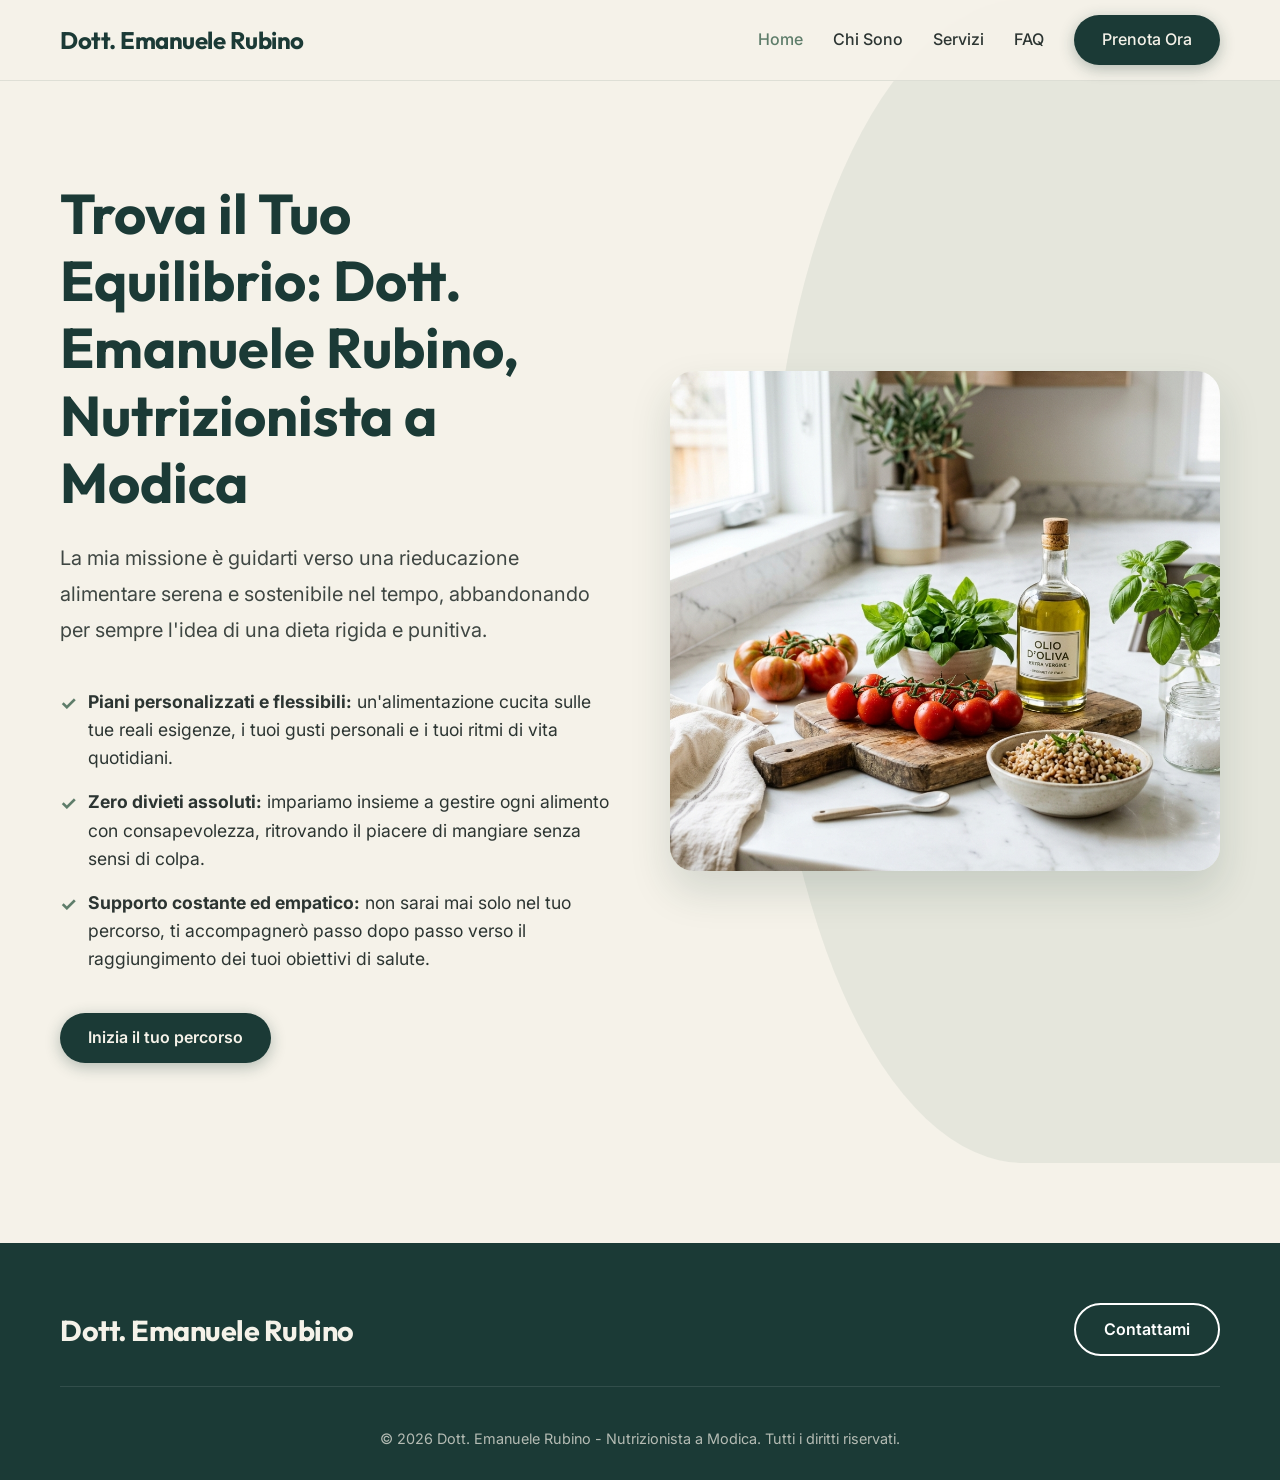
<file: index.html>
<!DOCTYPE html>
<html lang="it">
<head>
    <meta charset="UTF-8">
    <meta name="viewport" content="width=device-width, initial-scale=1.0">
    <title>Dott. Emanuele Rubino | Nutrizionista a Modica</title>
    <meta name="description" content="Dott. Emanuele Rubino, Biologo Nutrizionista a Modica. Rieducazione alimentare sostenibile senza diete rigide o punitive. Prenota la tua visita.">
    <link rel="stylesheet" href="./assets/css/style.css">
</head>
<body>
    <header class="navbar">
        <div class="container nav-container">
            <a href="./index.html" class="logo">Dott. Emanuele Rubino</a>
            <nav class="nav-links">
                <a href="./index.html" style="color: var(--primary-light);">Home</a>
                <a href="./chi-sono.html">Chi Sono</a>
                <a href="./servizi.html">Servizi</a>
                <a href="./faq.html">FAQ</a>
                <a href="./contatti.html" class="btn btn-primary">Prenota Ora</a>
            </nav>
            <button class="mobile-menu-btn" aria-label="Menu">
                <span></span><span></span><span></span>
            </button>
        </div>
    </header>

    <main>
        <section class="hero">
            <div class="container hero-grid">
                <div class="hero-content fade-up">
                    <h1>Trova il Tuo Equilibrio: Dott. Emanuele Rubino, Nutrizionista a Modica</h1>
                    <h2>La mia missione è guidarti verso una rieducazione alimentare serena e sostenibile nel tempo, abbandonando per sempre l'idea di una dieta rigida e punitiva.</h2>
                    
                    <ul class="hero-features">
                        <li><strong>Piani personalizzati e flessibili:</strong> un'alimentazione cucita sulle tue reali esigenze, i tuoi gusti personali e i tuoi ritmi di vita quotidiani.</li>
                        <li><strong>Zero divieti assoluti:</strong> impariamo insieme a gestire ogni alimento con consapevolezza, ritrovando il piacere di mangiare senza sensi di colpa.</li>
                        <li><strong>Supporto costante ed empatico:</strong> non sarai mai solo nel tuo percorso, ti accompagnerò passo dopo passo verso il raggiungimento dei tuoi obiettivi di salute.</li>
                    </ul>
                    
                    <a href="./contatti.html" class="btn btn-primary">Inizia il tuo percorso</a>
                </div>
                <div class="hero-image-container fade-up" style="transition-delay: 0.2s;">
                    <img src="./assets/images/hero_background_1776636094392.png" alt="Ingredienti della Dieta Mediterranea" class="hero-image" id="hero-img">
                </div>
            </div>
        </section>
    </main>

    <footer class="footer">
        <div class="container">
            <div class="footer-content">
                <div class="footer-logo">Dott. Emanuele Rubino</div>
                <div class="footer-links">
                    <a href="./contatti.html" class="btn btn-outline" style="color: white; border-color: white;">Contattami</a>
                </div>
            </div>
            <div class="footer-bottom">
                <p>&copy; 2026 Dott. Emanuele Rubino - Nutrizionista a Modica. Tutti i diritti riservati.</p>
            </div>
        </div>
    </footer>

    <script src="./assets/js/script.js"></script>
</body>
</html>
</file>
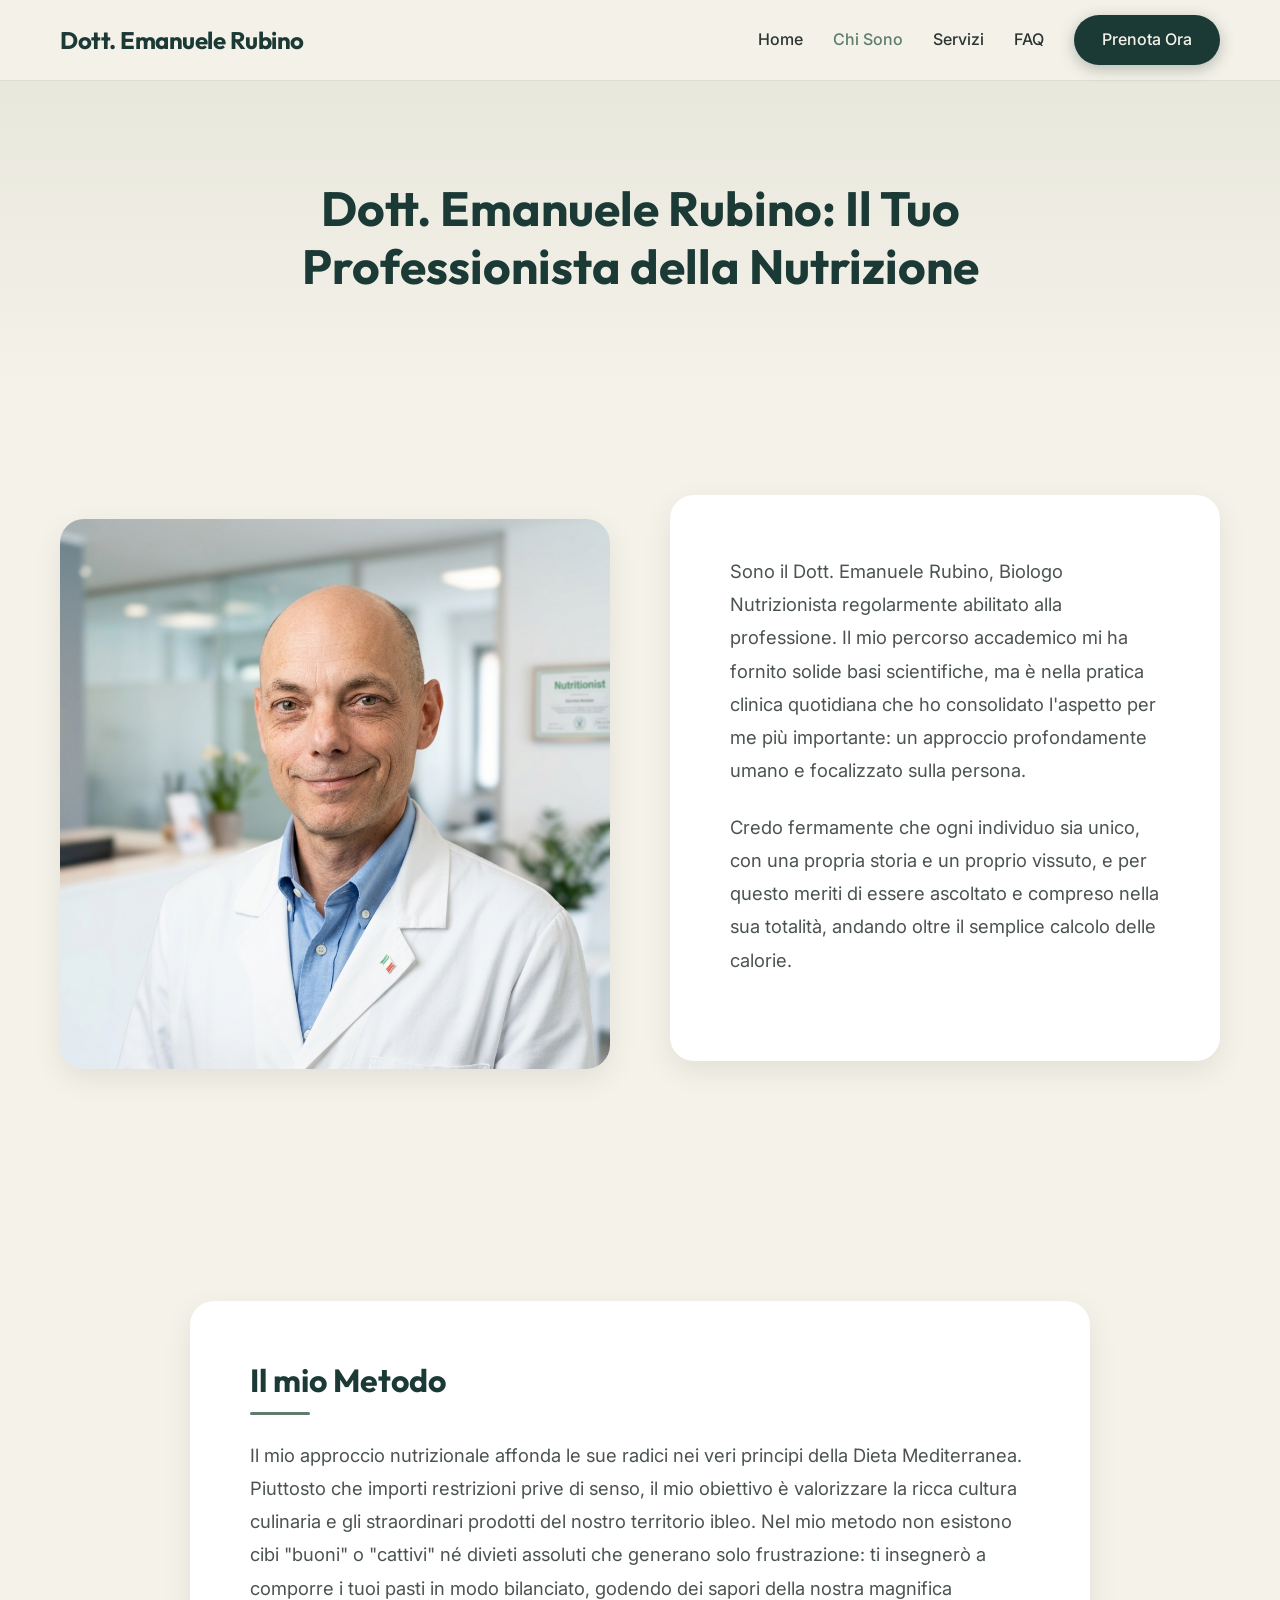
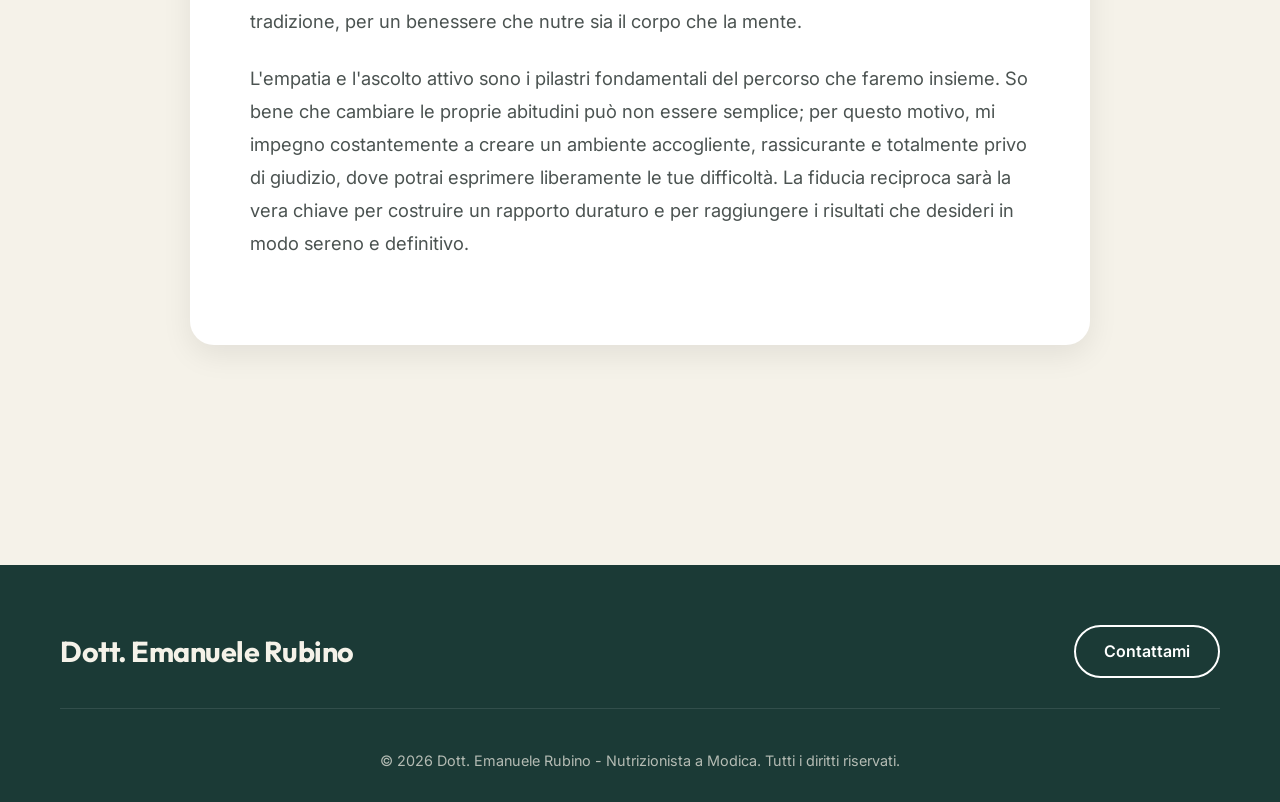
<file: chi-sono.html>
<!DOCTYPE html>
<html lang="it">
<head>
    <meta charset="UTF-8">
    <meta name="viewport" content="width=device-width, initial-scale=1.0">
    <title>Chi Sono | Dott. Emanuele Rubino Nutrizionista</title>
    <meta name="description" content="Scopri il Dott. Emanuele Rubino, Biologo Nutrizionista a Modica, e il suo metodo basato sulla Dieta Mediterranea.">
    <link rel="stylesheet" href="./assets/css/style.css">
</head>
<body>
    <header class="navbar">
        <div class="container nav-container">
            <a href="./index.html" class="logo">Dott. Emanuele Rubino</a>
            <nav class="nav-links">
                <a href="./index.html">Home</a>
                <a href="./chi-sono.html" style="color: var(--primary-light);">Chi Sono</a>
                <a href="./servizi.html">Servizi</a>
                <a href="./faq.html">FAQ</a>
                <a href="./contatti.html" class="btn btn-primary">Prenota Ora</a>
            </nav>
            <button class="mobile-menu-btn" aria-label="Menu">
                <span></span><span></span><span></span>
            </button>
        </div>
    </header>

    <main>
        <section class="page-header">
            <div class="container fade-up">
                <h1>Dott. Emanuele Rubino: Il Tuo Professionista della Nutrizione</h1>
            </div>
        </section>

        <section class="section">
            <div class="container">
                <div class="image-text-grid">
                    <div class="fade-up">
                        <img src="./assets/images/doctor_portrait_real_1776638986289.png" alt="Dott. Emanuele Rubino" class="rounded-image" id="doctor-img">
                    </div>
                    <div class="content-block fade-up" style="transition-delay: 0.2s;">
                        <p>Sono il Dott. Emanuele Rubino, Biologo Nutrizionista regolarmente abilitato alla professione. Il mio percorso accademico mi ha fornito solide basi scientifiche, ma è nella pratica clinica quotidiana che ho consolidato l'aspetto per me più importante: un approccio profondamente umano e focalizzato sulla persona.</p>
                        <p>Credo fermamente che ogni individuo sia unico, con una propria storia e un proprio vissuto, e per questo meriti di essere ascoltato e compreso nella sua totalità, andando oltre il semplice calcolo delle calorie.</p>
                    </div>
                </div>
            </div>
        </section>

        <section class="section bg-light">
            <div class="container">
                <div class="content-block fade-up">
                    <h2>Il mio Metodo</h2>
                    <p>Il mio approccio nutrizionale affonda le sue radici nei veri principi della Dieta Mediterranea. Piuttosto che importi restrizioni prive di senso, il mio obiettivo è valorizzare la ricca cultura culinaria e gli straordinari prodotti del nostro territorio ibleo. Nel mio metodo non esistono cibi "buoni" o "cattivi" né divieti assoluti che generano solo frustrazione: ti insegnerò a comporre i tuoi pasti in modo bilanciato, godendo dei sapori della nostra magnifica tradizione, per un benessere che nutre sia il corpo che la mente.</p>
                    <p>L'empatia e l'ascolto attivo sono i pilastri fondamentali del percorso che faremo insieme. So bene che cambiare le proprie abitudini può non essere semplice; per questo motivo, mi impegno costantemente a creare un ambiente accogliente, rassicurante e totalmente privo di giudizio, dove potrai esprimere liberamente le tue difficoltà. La fiducia reciproca sarà la vera chiave per costruire un rapporto duraturo e per raggiungere i risultati che desideri in modo sereno e definitivo.</p>
                </div>
            </div>
        </section>
    </main>

    <footer class="footer">
        <div class="container">
            <div class="footer-content">
                <div class="footer-logo">Dott. Emanuele Rubino</div>
                <div class="footer-links">
                    <a href="./contatti.html" class="btn btn-outline" style="color: white; border-color: white;">Contattami</a>
                </div>
            </div>
            <div class="footer-bottom">
                <p>&copy; 2026 Dott. Emanuele Rubino - Nutrizionista a Modica. Tutti i diritti riservati.</p>
            </div>
        </div>
    </footer>

    <script src="./assets/js/script.js"></script>
</body>
</html>
</file>
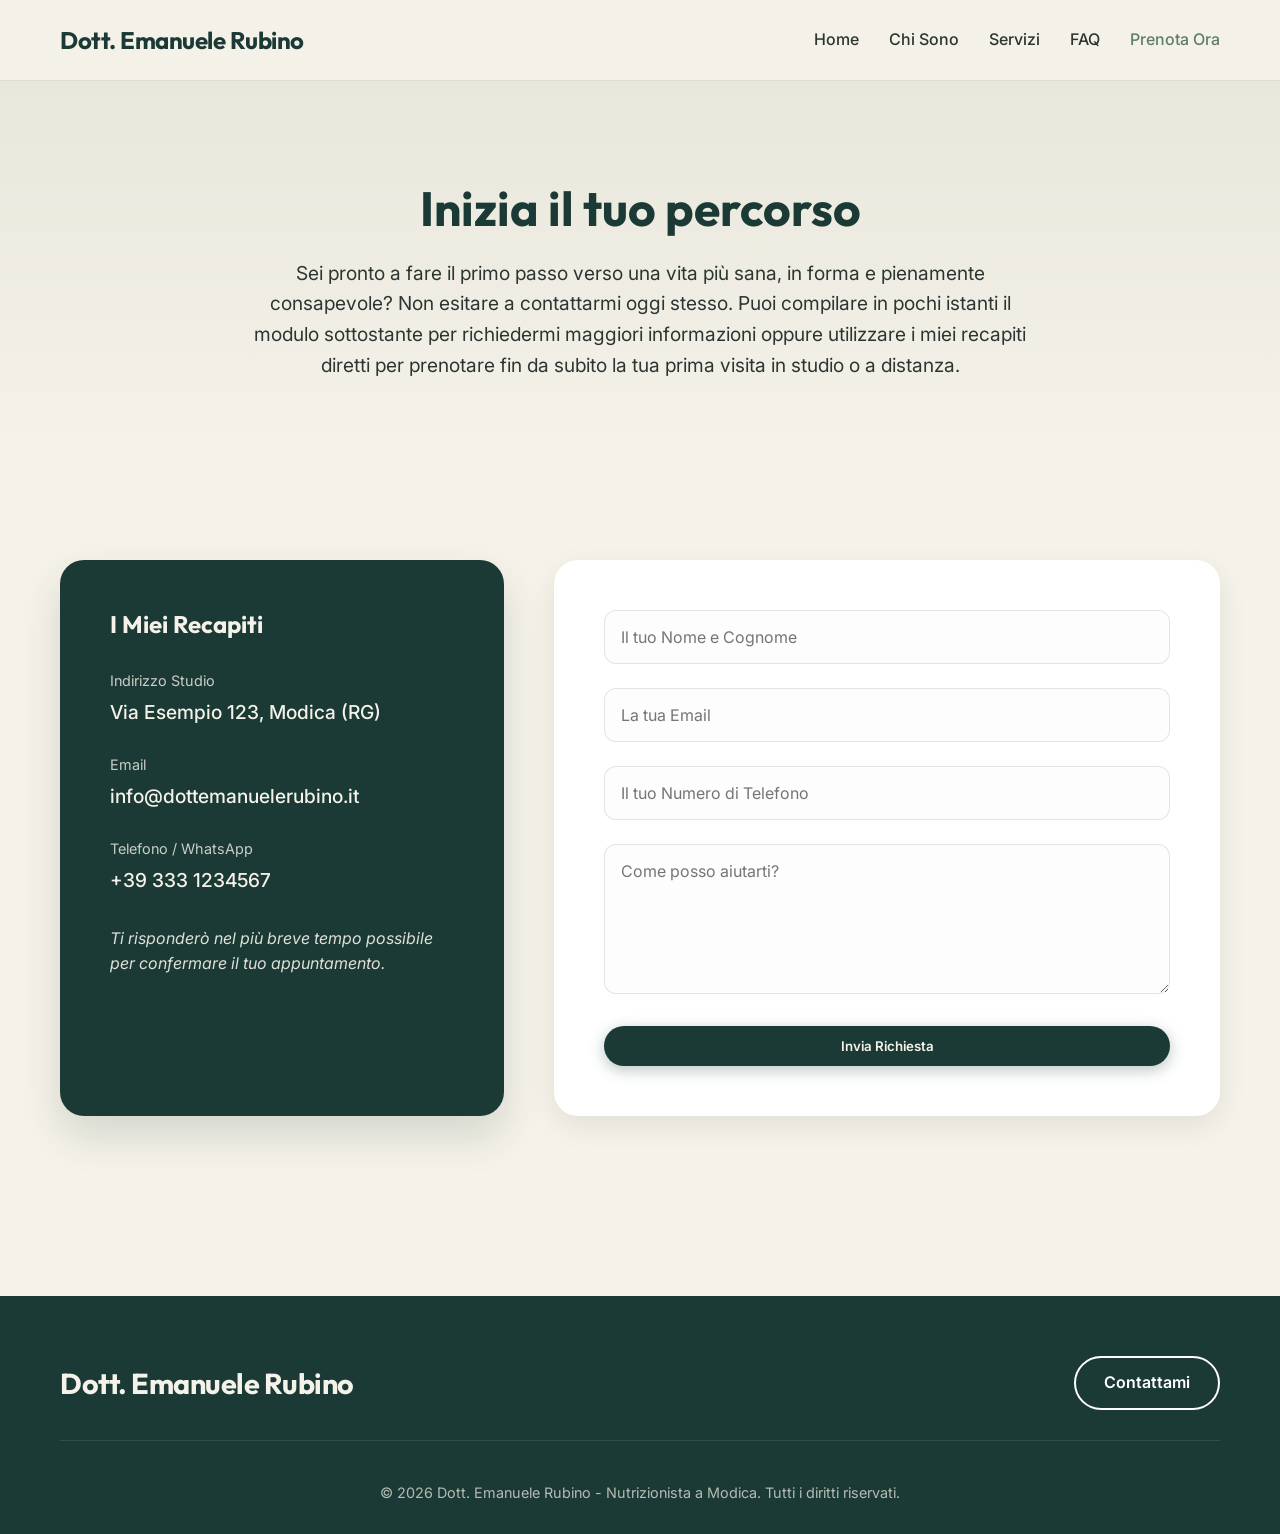
<file: contatti.html>
<!DOCTYPE html>
<html lang="it">
<head>
    <meta charset="UTF-8">
    <meta name="viewport" content="width=device-width, initial-scale=1.0">
    <title>Contatti | Dott. Emanuele Rubino Nutrizionista</title>
    <meta name="description" content="Contatta il Dott. Emanuele Rubino per prenotare una visita nutrizionale a Modica o online.">
    <link rel="stylesheet" href="./assets/css/style.css">
</head>
<body>
    <header class="navbar">
        <div class="container nav-container">
            <a href="./index.html" class="logo">Dott. Emanuele Rubino</a>
            <nav class="nav-links">
                <a href="./index.html">Home</a>
                <a href="./chi-sono.html">Chi Sono</a>
                <a href="./servizi.html">Servizi</a>
                <a href="./faq.html">FAQ</a>
                <a href="./contatti.html" style="color: var(--primary-light);">Prenota Ora</a>
            </nav>
            <button class="mobile-menu-btn" aria-label="Menu">
                <span></span><span></span><span></span>
            </button>
        </div>
    </header>

    <main>
        <section class="page-header">
            <div class="container fade-up">
                <h1>Inizia il tuo percorso</h1>
                <p style="font-size: 1.2rem; max-width: 800px; margin: 0 auto; color: var(--text-dark);">Sei pronto a fare il primo passo verso una vita più sana, in forma e pienamente consapevole? Non esitare a contattarmi oggi stesso. Puoi compilare in pochi istanti il modulo sottostante per richiedermi maggiori informazioni oppure utilizzare i miei recapiti diretti per prenotare fin da subito la tua prima visita in studio o a distanza.</p>
            </div>
        </section>

        <section class="section">
            <div class="container">
                <div class="contact-grid">
                    <div class="contact-info fade-up">
                        <h3>I Miei Recapiti</h3>
                        <div class="info-item">
                            <span>Indirizzo Studio</span>
                            <p>Via Esempio 123, Modica (RG)</p>
                        </div>
                        <div class="info-item">
                            <span>Email</span>
                            <p>info@dottemanuelerubino.it</p>
                        </div>
                        <div class="info-item">
                            <span>Telefono / WhatsApp</span>
                            <p>+39 333 1234567</p>
                        </div>
                        <p style="margin-top: 30px; font-style: italic; opacity: 0.9;">Ti risponderò nel più breve tempo possibile per confermare il tuo appuntamento.</p>
                    </div>

                    <div class="contact-form fade-up" style="transition-delay: 0.2s;">
                        <form action="https://formspree.io/f/INSERISCI_IL_TUO_ID" method="POST">
                            <div class="form-group">
                                <input type="text" name="nome" class="form-control" placeholder="Il tuo Nome e Cognome" required>
                            </div>
                            <div class="form-group">
                                <input type="email" name="email" class="form-control" placeholder="La tua Email" required>
                            </div>
                            <div class="form-group">
                                <input type="tel" name="telefono" class="form-control" placeholder="Il tuo Numero di Telefono">
                            </div>
                            <div class="form-group">
                                <textarea name="messaggio" class="form-control" placeholder="Come posso aiutarti?" required></textarea>
                            </div>
                            <button type="submit" class="btn btn-primary" style="width: 100%;">Invia Richiesta</button>
                        </form>
                    </div>
                </div>
            </div>
        </section>
    </main>

    <footer class="footer">
        <div class="container">
            <div class="footer-content">
                <div class="footer-logo">Dott. Emanuele Rubino</div>
                <div class="footer-links">
                    <a href="./contatti.html" class="btn btn-outline" style="color: white; border-color: white;">Contattami</a>
                </div>
            </div>
            <div class="footer-bottom">
                <p>&copy; 2026 Dott. Emanuele Rubino - Nutrizionista a Modica. Tutti i diritti riservati.</p>
            </div>
        </div>
    </footer>

    <script src="./assets/js/script.js"></script>
</body>
</html>
</file>
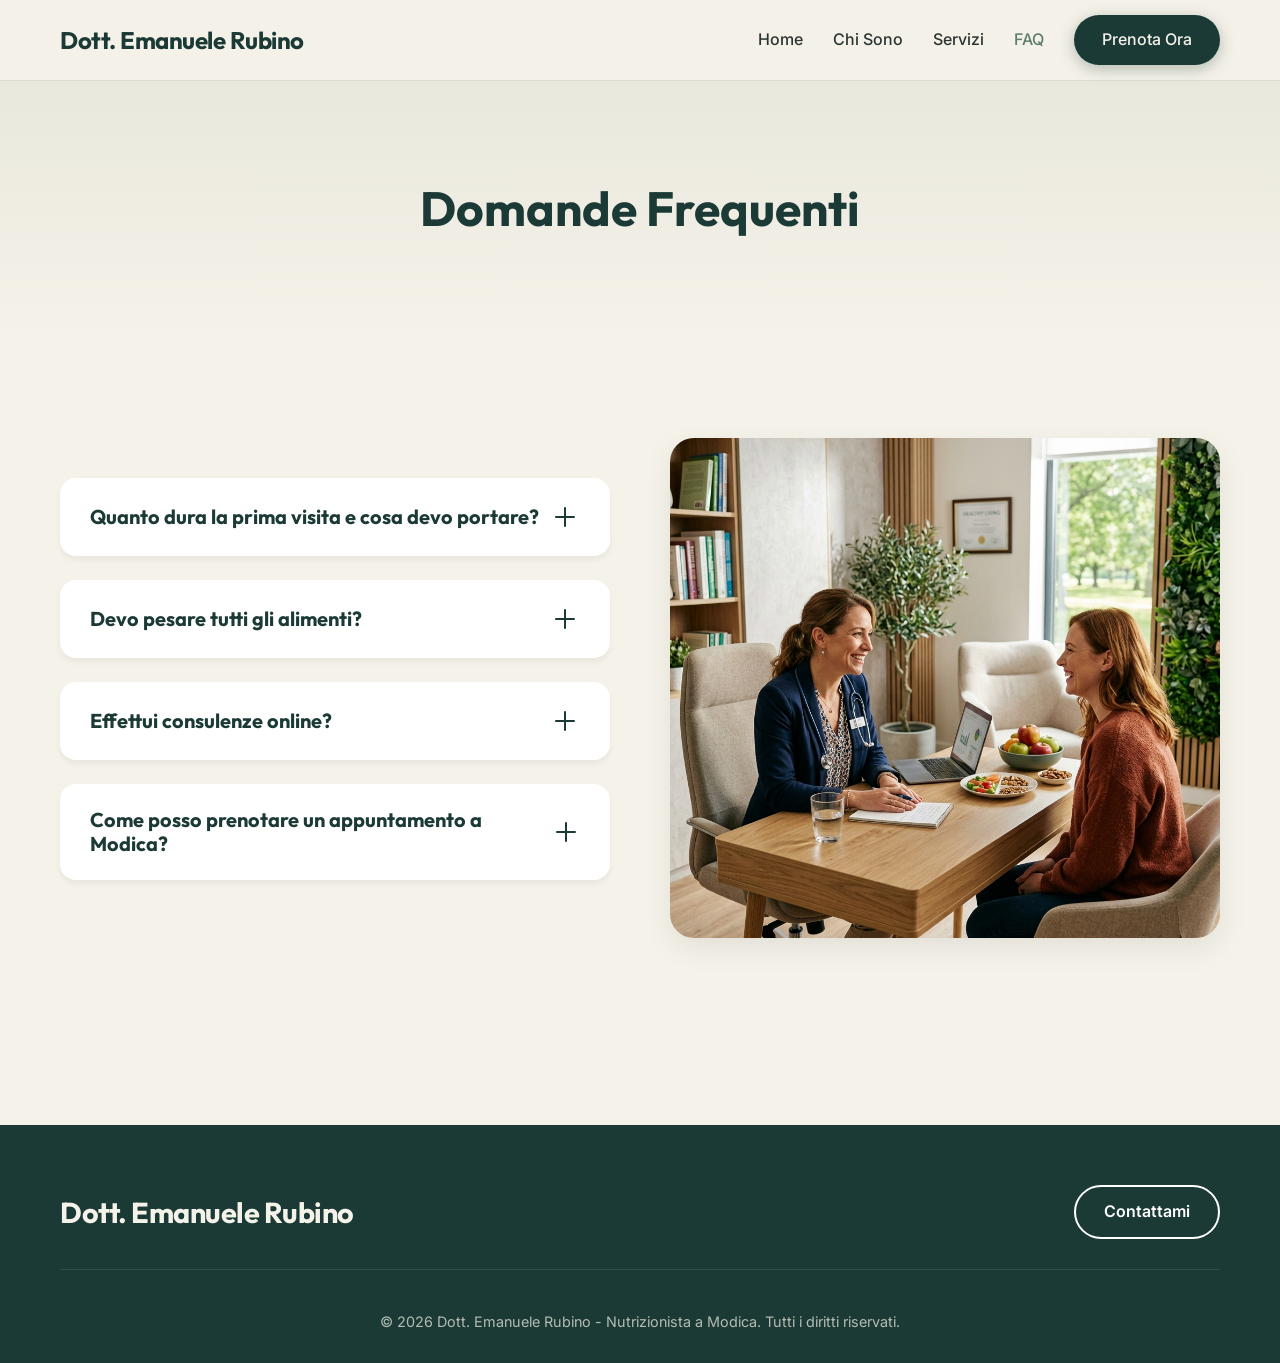
<file: faq.html>
<!DOCTYPE html>
<html lang="it">
<head>
    <meta charset="UTF-8">
    <meta name="viewport" content="width=device-width, initial-scale=1.0">
    <title>FAQ | Dott. Emanuele Rubino Nutrizionista</title>
    <meta name="description" content="Domande frequenti sulle visite nutrizionali con il Dott. Emanuele Rubino.">
    <link rel="stylesheet" href="./assets/css/style.css">
</head>
<body>
    <header class="navbar">
        <div class="container nav-container">
            <a href="./index.html" class="logo">Dott. Emanuele Rubino</a>
            <nav class="nav-links">
                <a href="./index.html">Home</a>
                <a href="./chi-sono.html">Chi Sono</a>
                <a href="./servizi.html">Servizi</a>
                <a href="./faq.html" style="color: var(--primary-light);">FAQ</a>
                <a href="./contatti.html" class="btn btn-primary">Prenota Ora</a>
            </nav>
            <button class="mobile-menu-btn" aria-label="Menu">
                <span></span><span></span><span></span>
            </button>
        </div>
    </header>

    <main>
        <section class="page-header">
            <div class="container fade-up">
                <h1>Domande Frequenti</h1>
            </div>
        </section>

        <section class="section">
            <div class="container">
                <div class="image-text-grid">
                    <div class="fade-up">
                        <div class="faq-item">
                            <div class="faq-question">
                                <h3>Quanto dura la prima visita e cosa devo portare?</h3>
                                <div class="faq-toggle"></div>
                            </div>
                            <div class="faq-answer">
                                <p>La prima visita ha una durata di circa 60 minuti. È un tempo che dedico volentieri a conoscerti a fondo e raccogliere in tranquillità tutte le informazioni utili per il tuo piano. Ti chiedo di portare in visione le tue ultime analisi del sangue (idealmente non più vecchie di 6 mesi) e l'eventuale refertazione medica relativa a patologie diagnosticate di cui soffri.</p>
                            </div>
                        </div>

                        <div class="faq-item">
                            <div class="faq-question">
                                <h3>Devo pesare tutti gli alimenti?</h3>
                                <div class="faq-toggle"></div>
                            </div>
                            <div class="faq-answer">
                                <p>Assolutamente no. Il mio obiettivo non è renderti schiavo di una bilancia pesa-alimenti, ma insegnarti a gestire le porzioni in modo sereno, naturale e pratico. Per questo, ove possibile, ti fornirò indicazioni flessibili e comode alternative visive (come l'uso di misurini, cucchiai, bicchieri o le proporzioni dirette nel piatto) per rendere la gestione dei tuoi pasti estremamente semplice, anche quando pranzi o ceni fuori casa.</p>
                            </div>
                        </div>

                        <div class="faq-item">
                            <div class="faq-question">
                                <h3>Effettui consulenze online?</h3>
                                <div class="faq-toggle"></div>
                            </div>
                            <div class="faq-answer">
                                <p>Sì, offro comodamente la possibilità di svolgere consulenze nutrizionali a distanza tramite una semplice videochiamata. La visita online si svolge con le medesime modalità di un colloquio tradizionale in studio: effettueremo una completa anamnesi nutrizionale, discuteremo dei tuoi obiettivi di salute e ti guiderò passo dopo passo indicandoti come fornirmi in autonomia alcune semplici misurazioni di base comodamente da casa tua. Ti garantisco lo stesso elevato livello di professionalità, attenzione e supporto.</p>
                            </div>
                        </div>

                        <div class="faq-item">
                            <div class="faq-question">
                                <h3>Come posso prenotare un appuntamento a Modica?</h3>
                                <div class="faq-toggle"></div>
                            </div>
                            <div class="faq-answer">
                                <p>Prenotare è un'operazione davvero semplicissima! Puoi visitare la pagina Contatti di questo sito per trovare tutti i miei recapiti ufficiali. Compila il modulo di richiesta, inviami un'email oppure contattami direttamente in modo rapido tramite telefono o un semplice messaggio WhatsApp. Sarò felice di concordare insieme la data e l'orario più adatti a incastrarsi con le tue esigenze.</p>
                            </div>
                        </div>
                    </div>
                    <div class="fade-up" style="transition-delay: 0.2s;">
                        <img src="./assets/images/consultation_scene_1776636139764.png" alt="Consulenza in studio" class="rounded-image" style="min-height: 400px; max-height: 500px;">
                    </div>
                </div>
            </div>
        </section>
    </main>

    <footer class="footer">
        <div class="container">
            <div class="footer-content">
                <div class="footer-logo">Dott. Emanuele Rubino</div>
                <div class="footer-links">
                    <a href="./contatti.html" class="btn btn-outline" style="color: white; border-color: white;">Contattami</a>
                </div>
            </div>
            <div class="footer-bottom">
                <p>&copy; 2026 Dott. Emanuele Rubino - Nutrizionista a Modica. Tutti i diritti riservati.</p>
            </div>
        </div>
    </footer>

    <script src="./assets/js/script.js"></script>
</body>
</html>
</file>
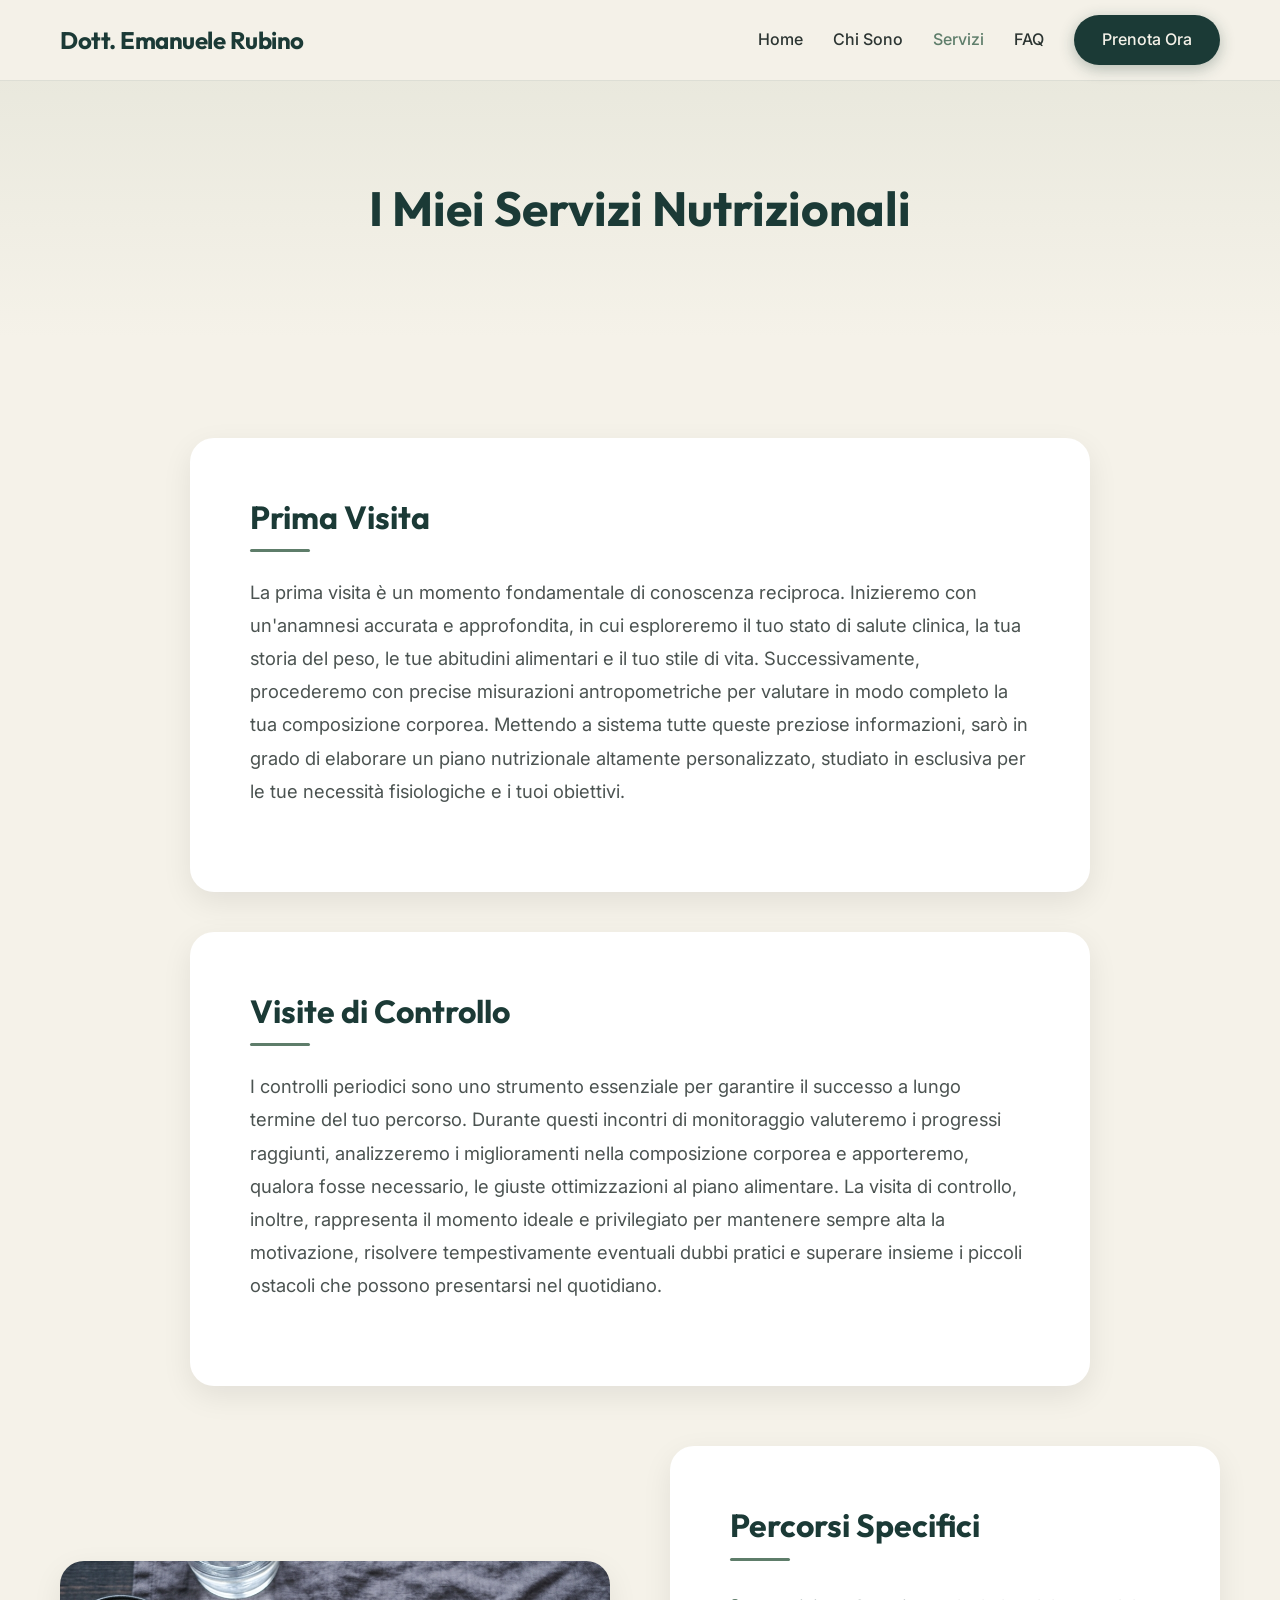
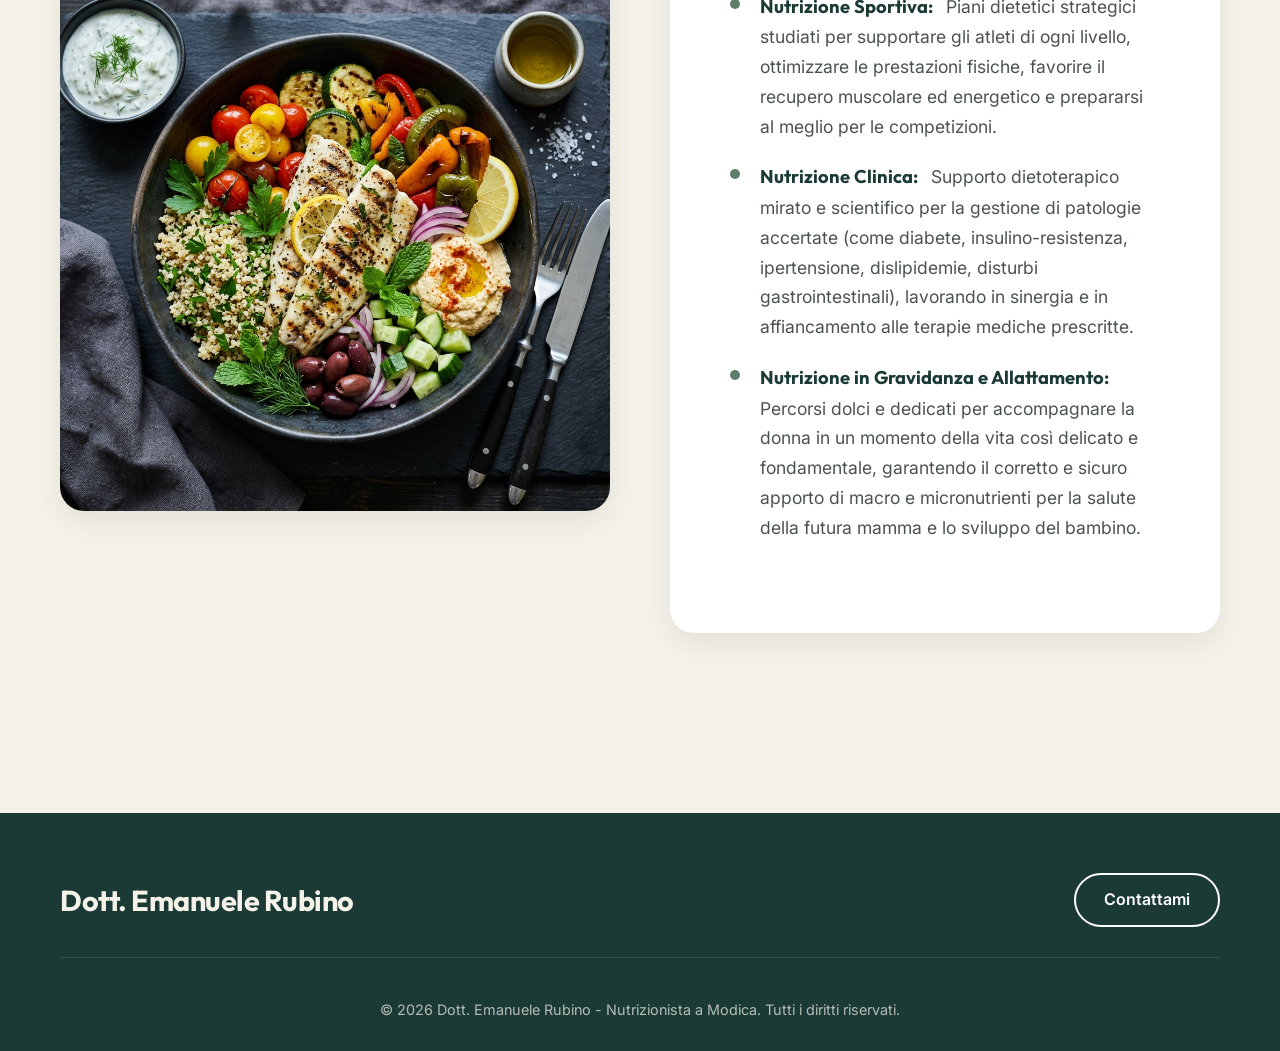
<file: servizi.html>
<!DOCTYPE html>
<html lang="it">
<head>
    <meta charset="UTF-8">
    <meta name="viewport" content="width=device-width, initial-scale=1.0">
    <title>Servizi Nutrizionali | Dott. Emanuele Rubino</title>
    <meta name="description" content="Scopri i servizi nutrizionali offerti dal Dott. Emanuele Rubino a Modica: prima visita, controlli e percorsi specifici.">
    <link rel="stylesheet" href="./assets/css/style.css">
</head>
<body>
    <header class="navbar">
        <div class="container nav-container">
            <a href="./index.html" class="logo">Dott. Emanuele Rubino</a>
            <nav class="nav-links">
                <a href="./index.html">Home</a>
                <a href="./chi-sono.html">Chi Sono</a>
                <a href="./servizi.html" style="color: var(--primary-light);">Servizi</a>
                <a href="./faq.html">FAQ</a>
                <a href="./contatti.html" class="btn btn-primary">Prenota Ora</a>
            </nav>
            <button class="mobile-menu-btn" aria-label="Menu">
                <span></span><span></span><span></span>
            </button>
        </div>
    </header>

    <main>
        <section class="page-header">
            <div class="container fade-up">
                <h1>I Miei Servizi Nutrizionali</h1>
            </div>
        </section>

        <section class="section">
            <div class="container">
                <div class="content-block fade-up">
                    <h2>Prima Visita</h2>
                    <p>La prima visita è un momento fondamentale di conoscenza reciproca. Inizieremo con un'anamnesi accurata e approfondita, in cui esploreremo il tuo stato di salute clinica, la tua storia del peso, le tue abitudini alimentari e il tuo stile di vita. Successivamente, procederemo con precise misurazioni antropometriche per valutare in modo completo la tua composizione corporea. Mettendo a sistema tutte queste preziose informazioni, sarò in grado di elaborare un piano nutrizionale altamente personalizzato, studiato in esclusiva per le tue necessità fisiologiche e i tuoi obiettivi.</p>
                </div>

                <div class="content-block fade-up">
                    <h2>Visite di Controllo</h2>
                    <p>I controlli periodici sono uno strumento essenziale per garantire il successo a lungo termine del tuo percorso. Durante questi incontri di monitoraggio valuteremo i progressi raggiunti, analizzeremo i miglioramenti nella composizione corporea e apporteremo, qualora fosse necessario, le giuste ottimizzazioni al piano alimentare. La visita di controllo, inoltre, rappresenta il momento ideale e privilegiato per mantenere sempre alta la motivazione, risolvere tempestivamente eventuali dubbi pratici e superare insieme i piccoli ostacoli che possono presentarsi nel quotidiano.</p>
                </div>

                <div class="image-text-grid fade-up" style="margin-top: 60px;">
                    <div>
                        <img src="./assets/images/mediterranean_diet_1776636122671.png" alt="Dieta Mediterranea" class="rounded-image" style="min-height: 300px;">
                    </div>
                    <div class="content-block" style="margin-bottom: 0; height: 100%;">
                        <h2>Percorsi Specifici</h2>
                        <ul>
                            <li><strong>Nutrizione Sportiva:</strong> Piani dietetici strategici studiati per supportare gli atleti di ogni livello, ottimizzare le prestazioni fisiche, favorire il recupero muscolare ed energetico e prepararsi al meglio per le competizioni.</li>
                            <li><strong>Nutrizione Clinica:</strong> Supporto dietoterapico mirato e scientifico per la gestione di patologie accertate (come diabete, insulino-resistenza, ipertensione, dislipidemie, disturbi gastrointestinali), lavorando in sinergia e in affiancamento alle terapie mediche prescritte.</li>
                            <li><strong>Nutrizione in Gravidanza e Allattamento:</strong> Percorsi dolci e dedicati per accompagnare la donna in un momento della vita così delicato e fondamentale, garantendo il corretto e sicuro apporto di macro e micronutrienti per la salute della futura mamma e lo sviluppo del bambino.</li>
                        </ul>
                    </div>
                </div>
            </div>
        </section>
    </main>

    <footer class="footer">
        <div class="container">
            <div class="footer-content">
                <div class="footer-logo">Dott. Emanuele Rubino</div>
                <div class="footer-links">
                    <a href="./contatti.html" class="btn btn-outline" style="color: white; border-color: white;">Contattami</a>
                </div>
            </div>
            <div class="footer-bottom">
                <p>&copy; 2026 Dott. Emanuele Rubino - Nutrizionista a Modica. Tutti i diritti riservati.</p>
            </div>
        </div>
    </footer>

    <script src="./assets/js/script.js"></script>
</body>
</html>
</file>
<file: assets/css/style.css>
@import url('https://fonts.googleapis.com/css2?family=Inter:wght@300;400;500;600&family=Outfit:wght@300;400;500;600;700&display=swap');

:root {
  --primary: #1B3A36;
  --primary-light: #5E7D6A;
  --secondary: #A8B39B;
  --bg-color: #F5F2E9;
  --bg-card: #FFFFFF;
  --text-dark: #2C3532;
  --text-light: #F5F2E9;
  --accent: #D4AF37;
  
  --shadow-sm: 0 4px 6px rgba(0, 0, 0, 0.05);
  --shadow-md: 0 10px 30px rgba(0, 0, 0, 0.08);
  --shadow-lg: 0 20px 40px rgba(27, 58, 54, 0.15);
  
  --radius: 12px;
  --transition: all 0.3s cubic-bezier(0.25, 0.8, 0.25, 1);
}

* {
  margin: 0;
  padding: 0;
  box-sizing: border-box;
}

body {
  font-family: 'Inter', sans-serif;
  background-color: var(--bg-color);
  color: var(--text-dark);
  line-height: 1.6;
  overflow-x: hidden;
}

h1, h2, h3, h4, h5, h6 {
  font-family: 'Outfit', sans-serif;
  color: var(--primary);
  line-height: 1.2;
}

a {
  text-decoration: none;
  color: inherit;
}

ul {
  list-style: none;
}

.container {
  max-width: 1200px;
  margin: 0 auto;
  padding: 0 20px;
}

/* Header & Nav */
.navbar {
  position: fixed;
  top: 0;
  width: 100%;
  background: rgba(245, 242, 233, 0.9);
  backdrop-filter: blur(10px);
  z-index: 1000;
  border-bottom: 1px solid rgba(27, 58, 54, 0.1);
  transition: var(--transition);
}

.navbar.scrolled {
  background: rgba(255, 255, 255, 0.95);
  box-shadow: var(--shadow-sm);
}

.nav-container {
  display: flex;
  justify-content: space-between;
  align-items: center;
  height: 80px;
}

.logo {
  font-family: 'Outfit', sans-serif;
  font-size: 1.5rem;
  font-weight: 700;
  color: var(--primary);
  letter-spacing: -0.5px;
}

.nav-links {
  display: flex;
  align-items: center;
  gap: 30px;
}

.nav-links a {
  font-weight: 500;
  font-size: 1rem;
  color: var(--text-dark);
  transition: var(--transition);
  position: relative;
}

.nav-links a:not(.btn):hover {
  color: var(--primary-light);
}

.nav-links a:not(.btn)::after {
  content: '';
  position: absolute;
  width: 0;
  height: 2px;
  bottom: -4px;
  left: 0;
  background-color: var(--primary-light);
  transition: var(--transition);
}

.nav-links a:not(.btn):hover::after {
  width: 100%;
}

.btn {
  display: inline-block;
  padding: 12px 28px;
  border-radius: 30px;
  font-weight: 600;
  text-align: center;
  cursor: pointer;
  transition: var(--transition);
  border: none;
  font-family: 'Inter', sans-serif;
}

.btn-primary {
  background-color: var(--primary);
  color: var(--text-light) !important;
  box-shadow: 0 4px 15px rgba(27, 58, 54, 0.3);
}

.btn-primary:hover {
  background-color: var(--primary-light);
  transform: translateY(-2px);
  box-shadow: var(--shadow-lg);
}

.btn-outline {
  background-color: transparent;
  color: var(--primary);
  border: 2px solid var(--primary);
}

.btn-outline:hover {
  background-color: var(--primary);
  color: var(--text-light);
}

/* Mobile Menu */
.mobile-menu-btn {
  display: none;
  flex-direction: column;
  justify-content: space-between;
  width: 30px;
  height: 20px;
  background: transparent;
  border: none;
  cursor: pointer;
  z-index: 1001;
}

.mobile-menu-btn span {
  width: 100%;
  height: 2px;
  background-color: var(--primary);
  transition: var(--transition);
}

/* Hero Section */
.hero {
  padding: 180px 0 100px;
  min-height: 90vh;
  display: flex;
  align-items: center;
  position: relative;
  overflow: hidden;
}

.hero::before {
  content: '';
  position: absolute;
  top: 0;
  right: 0;
  width: 40%;
  height: 100%;
  background: var(--primary-light);
  opacity: 0.1;
  border-radius: 50% 0 0 50%;
  z-index: -1;
}

.hero-grid {
  display: grid;
  grid-template-columns: 1fr 1fr;
  gap: 60px;
  align-items: center;
}

.hero-content h1 {
  font-size: 3.5rem;
  margin-bottom: 24px;
  color: var(--primary);
}

.hero-content h2 {
  font-size: 1.25rem;
  font-family: 'Inter', sans-serif;
  font-weight: 400;
  color: var(--text-dark);
  margin-bottom: 40px;
  line-height: 1.8;
  opacity: 0.9;
  max-width: 600px;
}

.hero-features {
  margin-bottom: 40px;
  max-width: 600px;
}

.hero-features li {
  margin-bottom: 16px;
  position: relative;
  padding-left: 28px;
  font-size: 1.1rem;
}

.hero-features li::before {
  content: '✓';
  position: absolute;
  left: 0;
  top: 0;
  color: var(--primary-light);
  font-weight: bold;
  font-size: 1.2rem;
}

.hero-image-container {
  position: relative;
}

.hero-image {
  width: 100%;
  border-radius: 24px;
  box-shadow: var(--shadow-lg);
  display: block;
  object-fit: cover;
  height: 500px;
  transition: transform 0.5s ease;
}

.hero-image:hover {
  transform: scale(1.02);
}

/* Pages generic section */
.page-header {
  padding: 180px 0 80px;
  text-align: center;
  background: linear-gradient(to bottom, rgba(168, 179, 155, 0.2), var(--bg-color));
}

.page-header h1 {
  font-size: 3rem;
  margin-bottom: 20px;
  max-width: 900px;
  margin-left: auto;
  margin-right: auto;
}

.section {
  padding: 100px 0;
}

.container > .content-block {
  max-width: 900px;
  margin-left: auto;
  margin-right: auto;
}

.content-block {
  background: var(--bg-card);
  padding: 60px;
  border-radius: 24px;
  box-shadow: var(--shadow-md);
  margin-bottom: 40px;
}

.content-block h2 {
  font-size: 2rem;
  margin-bottom: 24px;
  position: relative;
  padding-bottom: 16px;
}

.content-block h2::after {
  content: '';
  position: absolute;
  bottom: 0;
  left: 0;
  width: 60px;
  height: 3px;
  background-color: var(--primary-light);
  border-radius: 3px;
}

.content-block p {
  font-size: 1.15rem;
  margin-bottom: 24px;
  color: rgba(44, 53, 50, 0.85);
  line-height: 1.8;
}

.content-block ul {
  margin: 30px 0;
}

.content-block li {
  margin-bottom: 20px;
  padding-left: 30px;
  position: relative;
  font-size: 1.1rem;
  color: rgba(44, 53, 50, 0.85);
  line-height: 1.7;
}

.content-block li::before {
  content: '';
  position: absolute;
  left: 0;
  top: 8px;
  width: 10px;
  height: 10px;
  background-color: var(--primary-light);
  border-radius: 50%;
}

.content-block li strong {
  color: var(--primary);
  display: inline;
  font-family: 'Outfit', sans-serif;
  font-size: 1.15rem;
  margin-right: 8px;
}

.image-text-grid {
  display: grid;
  grid-template-columns: 1fr 1fr;
  gap: 60px;
  align-items: center;
}

.rounded-image {
  width: 100%;
  border-radius: 24px;
  box-shadow: var(--shadow-md);
  object-fit: cover;
  height: 100%;
  min-height: 400px;
}

/* FAQ Styles */
.faq-item {
  margin-bottom: 24px;
  background: var(--bg-card);
  border-radius: 16px;
  overflow: hidden;
  box-shadow: var(--shadow-sm);
  transition: var(--transition);
}

.faq-item:hover {
  box-shadow: var(--shadow-md);
}

.faq-question {
  padding: 24px 30px;
  cursor: pointer;
  display: flex;
  justify-content: space-between;
  align-items: center;
}

.faq-question h3 {
  font-size: 1.25rem;
  margin: 0;
  color: var(--primary);
}

.faq-toggle {
  width: 30px;
  height: 30px;
  position: relative;
}

.faq-toggle::before, .faq-toggle::after {
  content: '';
  position: absolute;
  background-color: var(--primary);
  border-radius: 2px;
  transition: var(--transition);
}

.faq-toggle::before {
  top: 14px;
  left: 5px;
  width: 20px;
  height: 2px;
}

.faq-toggle::after {
  top: 5px;
  left: 14px;
  width: 2px;
  height: 20px;
}

.faq-item.active .faq-toggle::after {
  transform: rotate(90deg);
  opacity: 0;
}

.faq-answer {
  padding: 0 30px;
  max-height: 0;
  overflow: hidden;
  transition: max-height 0.4s ease, padding 0.4s ease;
}

.faq-item.active .faq-answer {
  padding: 0 30px 24px;
  max-height: 500px;
}

.faq-answer p {
  margin: 0;
  font-size: 1.1rem;
  line-height: 1.8;
  color: rgba(44, 53, 50, 0.85);
}

/* Contact form & Info */
.contact-grid {
  display: grid;
  grid-template-columns: 1fr 1.5fr;
  gap: 50px;
}

.contact-info {
  background: var(--primary);
  color: var(--text-light);
  padding: 50px;
  border-radius: 24px;
  box-shadow: var(--shadow-lg);
}

.contact-info h3 {
  color: var(--text-light);
  margin-bottom: 30px;
  font-size: 1.5rem;
}

.info-item {
  margin-bottom: 25px;
  display: flex;
  flex-direction: column;
}

.info-item span {
  font-size: 0.9rem;
  opacity: 0.8;
  margin-bottom: 5px;
}

.info-item p {
  font-size: 1.2rem;
  font-weight: 500;
  margin: 0;
}

.contact-form {
  background: var(--bg-card);
  padding: 50px;
  border-radius: 24px;
  box-shadow: var(--shadow-md);
}

.form-group {
  margin-bottom: 24px;
}

.form-control {
  width: 100%;
  padding: 16px;
  border: 1px solid rgba(0,0,0,0.1);
  border-radius: 12px;
  font-family: 'Inter', sans-serif;
  font-size: 1rem;
  background: #fdfdfd;
  transition: var(--transition);
}

.form-control:focus {
  outline: none;
  border-color: var(--primary-light);
  box-shadow: 0 0 0 4px rgba(94, 125, 106, 0.1);
}

textarea.form-control {
  resize: vertical;
  min-height: 150px;
}

/* Footer */
.footer {
  background-color: var(--primary);
  color: var(--text-light);
  padding: 60px 0 30px;
  margin-top: 80px;
}

.footer-content {
  display: flex;
  justify-content: space-between;
  align-items: center;
  margin-bottom: 40px;
  padding-bottom: 30px;
  border-bottom: 1px solid rgba(255,255,255,0.1);
}

.footer-logo {
  font-family: 'Outfit', sans-serif;
  font-size: 1.8rem;
  font-weight: 700;
  letter-spacing: -0.5px;
}

.footer-bottom {
  text-align: center;
  font-size: 0.9rem;
  opacity: 0.7;
}

/* Animations */
.fade-up {
  opacity: 0;
  transform: translateY(30px);
  transition: opacity 0.8s ease, transform 0.8s ease;
}

.fade-up.visible {
  opacity: 1;
  transform: translateY(0);
}

/* Responsive */
@media (max-width: 992px) {
  .hero-grid, .image-text-grid, .contact-grid {
    grid-template-columns: 1fr;
  }
  
  .hero {
    padding: 140px 0 60px;
  }
  
  .hero-content h1 {
    font-size: 2.8rem;
  }
  
  .hero-image {
    height: 400px;
  }
}

@media (max-width: 768px) {
  .mobile-menu-btn {
    display: flex;
  }
  
  .nav-links {
    position: fixed;
    top: 80px;
    left: 0;
    width: 100%;
    background: var(--bg-card);
    flex-direction: column;
    padding: 30px 20px;
    box-shadow: var(--shadow-md);
    transform: translateY(-150%);
    opacity: 0;
    transition: var(--transition);
  }
  
  .nav-links.active {
    transform: translateY(0);
    opacity: 1;
  }
  
  .content-block, .contact-form, .contact-info {
    padding: 30px;
  }
  
  .footer-content {
    flex-direction: column;
    gap: 30px;
    text-align: center;
  }
}
</file>
